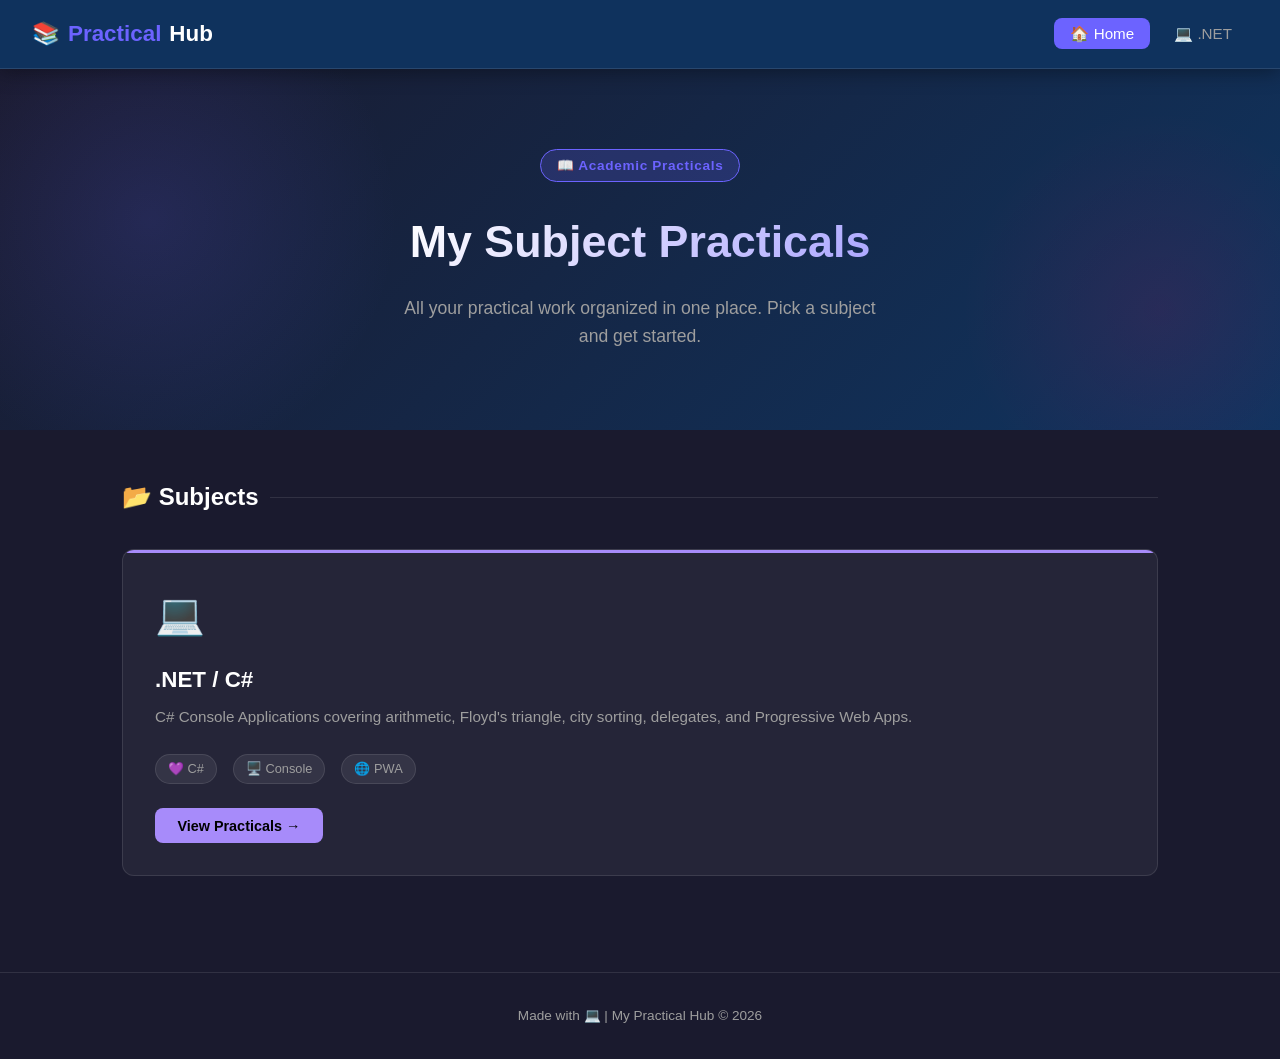
<file: index.html>
<!DOCTYPE html>
<html lang="en">
<head>
  <meta charset="UTF-8" />
  <meta name="viewport" content="width=device-width, initial-scale=1.0"/>
  <title>My Practicals | Subject Hub</title>
  <link rel="stylesheet" href="css/style.css"/>
</head>
<body>

  <!-- NAVBAR -->
  <nav class="navbar">
    <div class="brand">📚 <span>Practical</span>Hub</div>
    <ul class="nav-links">
      <li><a href="index.html" class="active">🏠 Home</a></li>
      <li><a href="dotnet.html">💻 .NET</a></li>
    </ul>
  </nav>

  <!-- HERO -->
  <section class="hero">
    <div class="badge">📖 Academic Practicals</div>
    <h1>My Subject Practicals</h1>
    <p>All your practical work organized in one place. Pick a subject and get started.</p>
  </section>

  <!-- SUBJECTS -->
  <section class="subjects-section">
    <h3 class="section-title">📂 Subjects</h3>
    <div class="subject-grid">

      <!-- .NET CARD -->
      <div class="subject-card dotnet" onclick="window.location.href='dotnet.html'">
        <div class="card-icon">💻</div>
        <h2>.NET / C#</h2>
        <p>C# Console Applications covering arithmetic, Floyd's triangle, city sorting, delegates, and Progressive Web Apps.</p>
        <div class="card-meta">
          <span class="meta-pill">💜 C#</span>
          <span class="meta-pill">🖥️ Console</span>
          <span class="meta-pill">🌐 PWA</span>
        </div>
        <button class="card-btn">View Practicals →</button>
      </div>

    </div>
  </section>

  <footer>
    <p>Made with 💻 | My Practical Hub &copy; 2026</p>
  </footer>

  <script src="js/main.js"></script>
</body>
</html>
</file>
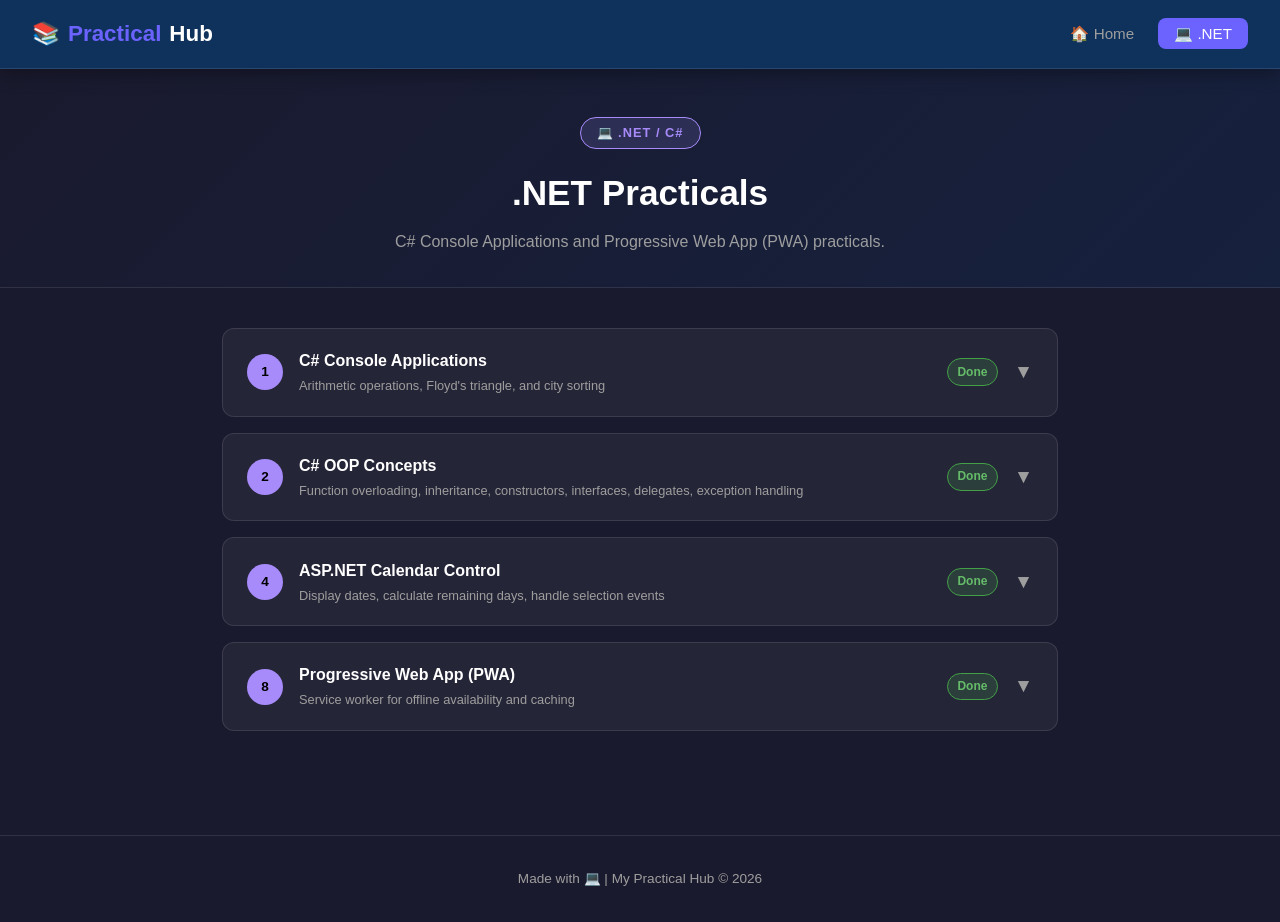
<file: dotnet.html>
<!DOCTYPE html>
<html lang="en">
<head>
  <meta charset="UTF-8"/>
  <meta name="viewport" content="width=device-width, initial-scale=1.0"/>
  <title>.NET / C# Practicals</title>
  <link rel="stylesheet" href="css/style.css"/>
</head>
<body class="dotnet-page">

  <!-- NAVBAR -->
  <nav class="navbar">
    <div class="brand">📚 <span>Practical</span>Hub</div>
    <ul class="nav-links">
      <li><a href="index.html">🏠 Home</a></li>
      <li><a href="dotnet.html" class="active">💻 .NET</a></li>
    </ul>
  </nav>

  <!-- PAGE HEADER -->
  <div class="page-header">
    <span class="subject-tag dotnet-tag">💻 .NET / C#</span>
    <h1>.NET Practicals</h1>
    <p>C# Console Applications and Progressive Web App (PWA) practicals.</p>
  </div>

  <!-- PRACTICALS -->
  <div class="practicals-container">

    <!-- ==================== Practical 1 ==================== -->
    <div class="practical-item">
      <div class="practical-header">
        <div class="practical-num">1</div>
        <div class="practical-title">
          C# Console Applications
          <small>Arithmetic operations, Floyd's triangle, and city sorting</small>
        </div>
        <span class="status done">Done</span>
        <span class="expand-icon">▼</span>
      </div>
      <div class="practical-body">

        <h4>Aim</h4>
        <ul class="aim-list">
          <li>A] Create a Console Application to perform Arithmetic in C#</li>
          <li>B] Create a Console Application to create Floyd's Triangle</li>
          <li>C] Write C# code to arrange the name of cities in sorted order</li>
        </ul>

        <h4>Code (All Parts)</h4>
        <div class="code-block">
          <div class="code-block-header">
            <span>practical1.txt — Parts A, B &amp; C</span>
            <div class="header-actions">
              <a class="raw-link" href="1.txt" target="_blank">🔗 Raw</a>
              <button class="copy-btn" data-src="1.txt">Copy All</button>
            </div>
          </div>
          <pre class="fetch-code" data-src="1.txt">Loading...</pre>
        </div>

        <h4>Output</h4>
        <div class="output-text">
<code>// A] Arithmetic
Enter the first number: 35
Enter the second number: 10
Addition       = 45
Subtraction    = 25
Multiplication = 350
Division       = 3
Modulus        = 5

// B] Floyd's Triangle
1
2 3
4 5 6
7 8 9 10
11 12 13 14 15

// C] Sort Cities
Enter 10 city names — printed back in alphabetical order.</code>
        </div>

      </div>
    </div>

    <!-- ==================== Practical 2 ==================== -->
    <div class="practical-item">
      <div class="practical-header">
        <div class="practical-num">2</div>
        <div class="practical-title">
          C# OOP Concepts
          <small>Function overloading, inheritance, constructors, interfaces, delegates, exception handling</small>
        </div>
        <span class="status done">Done</span>
        <span class="expand-icon">▼</span>
      </div>
      <div class="practical-body">

        <h4>Aim</h4>
        <ul class="aim-list">
          <li>a) Function Overloading</li>
          <li>b) Inheritance: Single and Multilevel</li>
          <li>c) Constructor Overloading</li>
          <li>d) Interfaces</li>
          <li>e) Delegates: Single and Multicast</li>
          <li>f) Exception Handling</li>
        </ul>

        <h4>Code (All Parts — a to f)</h4>
        <div class="code-block">
          <div class="code-block-header">
            <span>practical2.txt — a, b, c, d, e, f</span>
            <div class="header-actions">
              <a class="raw-link" href="2.txt" target="_blank">🔗 Raw</a>
              <button class="copy-btn" data-src="2.txt">Copy All</button>
            </div>
          </div>
          <pre class="fetch-code" data-src="2.txt">Loading...</pre>
        </div>

        <h4>Output</h4>
        <div class="output-text">
<code>// a) Function Overloading
Addition of 10 and 20 = 30
Addition of 10, 20 and 30 = 60
Addition of 10.5 and 20.8 = 31.3

// b1) Single Inheritance
This is the Base Class Person
This is the Derived Class Student.

// b2) Multilevel Inheritance
This is the Base Class Person
This is the Intermediate Class Student
This is the Derived Class Result

// c) Constructor Overloading
Object 1:
Roll No : 0
Name : Not Assigned

Object 2:
Roll No : 102
Name : Payal

// d) Interfaces
Hello! I'm Driving!
Hello! I'm Flying!

// e1) Single Delegate
Hello! This is Single-Cast Delegate.

// e2) Multicast Delegate
Welcome to C#
Learning Multicast Delegate
Program Completed

// f) Exception Handling
Enter First Number: 20
Enter Second Number: 10
Result = 2
Program Executed Successfully.</code>
        </div>

      </div>
    </div>

    <!-- ==================== Practical 4 ==================== -->
    <div class="practical-item">
      <div class="practical-header">
        <div class="practical-num">4</div>
        <div class="practical-title">
          ASP.NET Calendar Control
          <small>Display dates, calculate remaining days, handle selection events</small>
        </div>
        <span class="status done">Done</span>
        <span class="expand-icon">▼</span>
      </div>
      <div class="practical-body">

        <h4>Aim</h4>
        <p>Demonstrate the use of the <code>Calendar</code> control in ASP.NET Web Forms to display a calendar, handle date selection, show today's date, and calculate days remaining for upcoming events.</p>

        <h4>Controls Used (Default.aspx)</h4>
        <ul class="aim-list">
          <li>Calendar1 — ASP.NET Calendar control</li>
          <li>Label1 — shows selected date</li>
          <li>Label2 — shows today's date</li>
          <li>Label3 — Ganpati vacation message</li>
          <li>Label4 — days remaining for Ganpati vacation</li>
          <li>Label5 — days remaining for New Year</li>
          <li>Button1 — Show Info</li>
          <li>Button2 — Clear</li>
        </ul>

        <h4>Code (Default.aspx.cs)</h4>
        <div class="code-block">
          <div class="code-block-header">
            <span>Default.aspx.cs</span>
            <div class="header-actions">
              <a class="raw-link" href="4.txt" target="_blank">🔗 Raw</a>
              <button class="copy-btn" data-src="4.txt">Copy</button>
            </div>
          </div>
          <pre class="fetch-code" data-src="4.txt">Loading...</pre>
        </div>

        <h4>Output</h4>
        <div class="output-text">
<code>// On date selection:
Label1: "You have selected 10/26/2026 12:00:00 AM"

// On Button1 click:
Label2: "Todays date is 26/10/2026"
Label3: "Ganpati vacation starts on 14/09/2026"
Label4: "Days Remaining for ganpati vacation are -42.14:23:10"
Label5: "Days left for new year 65.09:36:49"

// On Button2 click:
All labels cleared.</code>
        </div>

      </div>
    </div>

    <!-- ==================== Practical 8 ==================== -->
    <div class="practical-item">
      <div class="practical-header">
        <div class="practical-num">8</div>
        <div class="practical-title">
          Progressive Web App (PWA)
          <small>Service worker for offline availability and caching</small>
        </div>
        <span class="status done">Done</span>
        <span class="expand-icon">▼</span>
      </div>
      <div class="practical-body">

        <h4>Aim</h4>
        <p>Create a PWA application to demonstrate website functionality with a Service Worker for offline availability and caching.</p>

        <h4>Code (All Files)</h4>
        <div class="code-block">
          <div class="code-block-header">
            <span>practical8.txt — index.html, about.html, manifest.json, service-worker.js</span>
            <div class="header-actions">
              <a class="raw-link" href="8.txt" target="_blank">🔗 Raw</a>
              <button class="copy-btn" data-src="8.txt">Copy All</button>
            </div>
          </div>
          <pre class="fetch-code" data-src="8.txt">Loading...</pre>
        </div>

        <h4>Output</h4>
        <p>The PWA loads in the browser with a Home and About page. Once visited, the Service Worker caches both pages so they are available <strong>offline</strong> without an internet connection.</p>

      </div>
    </div>

  </div><!-- end practicals-container -->

  <footer>
    <p>Made with 💻 | My Practical Hub &copy; 2026</p>
  </footer>

  <script src="js/main.js"></script>
  <script src="js/fetch-code.js"></script>
</body>
</html>
</file>
<file: css/style.css>
/* ===== RESET & BASE ===== */
* {
  margin: 0;
  padding: 0;
  box-sizing: border-box;
}

:root {
  --primary: #6c63ff;
  --secondary: #f50057;
  --ej-color: #f9a825;
  --android-color: #43a047;
  --ai-color: #29b6f6;
  --iot-color: #ff7043;
  --dark: #1a1a2e;
  --dark2: #16213e;
  --dark3: #0f3460;
  --text: #e0e0e0;
  --text-muted: #9e9e9e;
  --card-bg: rgba(255, 255, 255, 0.05);
  --card-border: rgba(255, 255, 255, 0.1);
  --radius: 12px;
  --shadow: 0 8px 32px rgba(0, 0, 0, 0.3);
}

body {
  font-family: 'Segoe UI', Tahoma, Geneva, Verdana, sans-serif;
  background: var(--dark);
  color: var(--text);
  min-height: 100vh;
  line-height: 1.6;
}

a {
  text-decoration: none;
  color: inherit;
}

/* ===== NAVBAR ===== */
.navbar {
  background: rgba(15, 52, 96, 0.95);
  backdrop-filter: blur(10px);
  padding: 1rem 2rem;
  display: flex;
  align-items: center;
  justify-content: space-between;
  position: sticky;
  top: 0;
  z-index: 100;
  border-bottom: 1px solid var(--card-border);
  box-shadow: 0 2px 20px rgba(0,0,0,0.4);
}

.navbar .brand {
  font-size: 1.4rem;
  font-weight: 700;
  color: #fff;
  display: flex;
  align-items: center;
  gap: 0.5rem;
}

.navbar .brand span {
  color: var(--primary);
}

.nav-links {
  display: flex;
  gap: 0.5rem;
  list-style: none;
}

.nav-links a {
  padding: 0.45rem 1rem;
  border-radius: 8px;
  font-size: 0.95rem;
  font-weight: 500;
  transition: background 0.2s, color 0.2s;
  color: var(--text-muted);
}

.nav-links a:hover,
.nav-links a.active {
  background: var(--primary);
  color: #fff;
}

/* ===== HERO ===== */
.hero {
  text-align: center;
  padding: 5rem 2rem 3rem;
  background: linear-gradient(135deg, var(--dark) 0%, var(--dark3) 100%);
  position: relative;
  overflow: hidden;
}

.hero::before {
  content: '';
  position: absolute;
  width: 500px;
  height: 500px;
  border-radius: 50%;
  background: radial-gradient(circle, rgba(108,99,255,0.15) 0%, transparent 70%);
  top: -100px;
  left: -100px;
  pointer-events: none;
}

.hero::after {
  content: '';
  position: absolute;
  width: 400px;
  height: 400px;
  border-radius: 50%;
  background: radial-gradient(circle, rgba(245,0,87,0.1) 0%, transparent 70%);
  bottom: -80px;
  right: -80px;
  pointer-events: none;
}

.hero h1 {
  font-size: 2.8rem;
  font-weight: 800;
  margin-bottom: 1rem;
  background: linear-gradient(135deg, #fff 30%, var(--primary));
  -webkit-background-clip: text;
  -webkit-text-fill-color: transparent;
  background-clip: text;
}

.hero p {
  font-size: 1.1rem;
  color: var(--text-muted);
  max-width: 500px;
  margin: 0 auto 2rem;
}

.badge {
  display: inline-block;
  background: rgba(108, 99, 255, 0.2);
  border: 1px solid var(--primary);
  color: var(--primary);
  padding: 0.3rem 1rem;
  border-radius: 50px;
  font-size: 0.85rem;
  font-weight: 600;
  margin-bottom: 1.5rem;
  letter-spacing: 0.05em;
}

/* ===== SUBJECT CARDS (Home) ===== */
.subjects-section {
  padding: 3rem 2rem;
  max-width: 1100px;
  margin: 0 auto;
}

.section-title {
  font-size: 1.5rem;
  font-weight: 700;
  margin-bottom: 2rem;
  color: #fff;
  display: flex;
  align-items: center;
  gap: 0.7rem;
}

.section-title::after {
  content: '';
  flex: 1;
  height: 1px;
  background: var(--card-border);
}

.subject-grid {
  display: grid;
  grid-template-columns: repeat(auto-fit, minmax(300px, 1fr));
  gap: 1.5rem;
}

.subject-card {
  background: var(--card-bg);
  border: 1px solid var(--card-border);
  border-radius: var(--radius);
  padding: 2rem;
  cursor: pointer;
  transition: transform 0.25s, box-shadow 0.25s, border-color 0.25s;
  position: relative;
  overflow: hidden;
}

.subject-card::before {
  content: '';
  position: absolute;
  top: 0;
  left: 0;
  right: 0;
  height: 3px;
  border-radius: var(--radius) var(--radius) 0 0;
}

.subject-card.ej::before      { background: var(--ej-color); }
.subject-card.android::before { background: var(--android-color); }
.subject-card.ai::before      { background: var(--ai-color); }
.subject-card.iot::before     { background: var(--iot-color); }

.subject-card:hover {
  transform: translateY(-6px);
  box-shadow: var(--shadow);
}

.subject-card.ej:hover      { border-color: var(--ej-color); }
.subject-card.android:hover { border-color: var(--android-color); }
.subject-card.ai:hover      { border-color: var(--ai-color); }
.subject-card.iot:hover     { border-color: var(--iot-color); }

.card-icon {
  font-size: 2.5rem;
  margin-bottom: 1rem;
}

.subject-card h2 {
  font-size: 1.4rem;
  font-weight: 700;
  margin-bottom: 0.5rem;
  color: #fff;
}

.subject-card p {
  font-size: 0.95rem;
  color: var(--text-muted);
  margin-bottom: 1.5rem;
}

.card-meta {
  display: flex;
  gap: 1rem;
  flex-wrap: wrap;
}

.meta-pill {
  background: rgba(255,255,255,0.07);
  border: 1px solid var(--card-border);
  border-radius: 50px;
  padding: 0.25rem 0.75rem;
  font-size: 0.8rem;
  color: var(--text-muted);
}

.card-btn {
  display: inline-flex;
  align-items: center;
  gap: 0.4rem;
  margin-top: 1.5rem;
  padding: 0.6rem 1.4rem;
  border-radius: 8px;
  font-size: 0.9rem;
  font-weight: 600;
  transition: opacity 0.2s, transform 0.2s;
  border: none;
  cursor: pointer;
  color: #fff;
}

.card-btn:hover { opacity: 0.85; transform: translateX(3px); }
.ej .card-btn      { background: var(--ej-color); color: #000; }
.android .card-btn { background: var(--android-color); }
.ai .card-btn      { background: var(--ai-color); color: #000; }
.iot .card-btn     { background: var(--iot-color); color: #fff; }

/* ===== PRACTICAL PAGE HEADER ===== */
.page-header {
  padding: 3rem 2rem 2rem;
  text-align: center;
  background: linear-gradient(135deg, var(--dark) 0%, var(--dark2) 100%);
  border-bottom: 1px solid var(--card-border);
}

.page-header .subject-tag {
  display: inline-block;
  padding: 0.3rem 1rem;
  border-radius: 50px;
  font-size: 0.8rem;
  font-weight: 700;
  letter-spacing: 0.08em;
  text-transform: uppercase;
  margin-bottom: 1rem;
}

.ej-tag    { background: rgba(249,168,37,0.2); color: var(--ej-color); border: 1px solid var(--ej-color); }
.android-tag { background: rgba(67,160,71,0.2); color: var(--android-color); border: 1px solid var(--android-color); }

.page-header h1 {
  font-size: 2.2rem;
  font-weight: 800;
  color: #fff;
  margin-bottom: 0.5rem;
}

.page-header p {
  color: var(--text-muted);
  max-width: 550px;
  margin: 0 auto;
}

/* ===== PRACTICALS LIST ===== */
.practicals-container {
  max-width: 900px;
  margin: 0 auto;
  padding: 2.5rem 2rem;
}

.practical-item {
  background: var(--card-bg);
  border: 1px solid var(--card-border);
  border-radius: var(--radius);
  margin-bottom: 1rem;
  overflow: hidden;
  transition: border-color 0.2s;
}

.practical-item:hover { border-color: rgba(255,255,255,0.2); }

.practical-header {
  display: flex;
  align-items: center;
  gap: 1rem;
  padding: 1.2rem 1.5rem;
  cursor: pointer;
  user-select: none;
  transition: background 0.2s;
}

.practical-header:hover { background: rgba(255,255,255,0.04); }

.practical-num {
  width: 36px;
  height: 36px;
  border-radius: 50%;
  display: flex;
  align-items: center;
  justify-content: center;
  font-size: 0.85rem;
  font-weight: 700;
  flex-shrink: 0;
  color: #fff;
}

.ej-page   .practical-num { background: var(--ej-color); color: #000; }
.android-page .practical-num { background: var(--android-color); }

.practical-title {
  flex: 1;
  font-size: 1rem;
  font-weight: 600;
  color: #fff;
}

.practical-title small {
  display: block;
  font-size: 0.8rem;
  font-weight: 400;
  color: var(--text-muted);
  margin-top: 0.15rem;
}

.expand-icon {
  color: var(--text-muted);
  font-size: 1.2rem;
  transition: transform 0.3s;
}

.practical-item.open .expand-icon { transform: rotate(180deg); }

.practical-body {
  display: none;
  padding: 0 1.5rem 1.5rem;
  border-top: 1px solid var(--card-border);
}

.practical-item.open .practical-body { display: block; }

.practical-body h4 {
  margin: 1rem 0 0.5rem;
  font-size: 0.9rem;
  text-transform: uppercase;
  letter-spacing: 0.06em;
  color: var(--text-muted);
}

.practical-body p {
  font-size: 0.95rem;
  color: var(--text);
  margin-bottom: 0.8rem;
}

/* ===== CODE BLOCK ===== */
.code-block {
  background: #0d1117;
  border: 1px solid rgba(255,255,255,0.1);
  border-radius: 8px;
  overflow: hidden;
  margin: 0.8rem 0;
  position: relative;
}

.code-block-header {
  background: rgba(255,255,255,0.05);
  padding: 0.5rem 1rem;
  font-size: 0.8rem;
  color: var(--text-muted);
  display: flex;
  justify-content: space-between;
  align-items: center;
  border-bottom: 1px solid rgba(255,255,255,0.07);
}

.copy-btn {
  background: rgba(108,99,255,0.2);
  border: 1px solid var(--primary);
  color: var(--primary);
  padding: 0.2rem 0.6rem;
  border-radius: 5px;
  font-size: 0.75rem;
  cursor: pointer;
  transition: background 0.2s;
}

.copy-btn:hover { background: var(--primary); color: #fff; }
.copy-btn.copied { background: #43a047; border-color: #43a047; color: #fff; }

.code-block pre {
  padding: 1rem;
  overflow-x: auto;
  font-family: 'Courier New', Courier, monospace;
  font-size: 0.88rem;
  line-height: 1.7;
  color: #c9d1d9;
  white-space: pre;
}

/* syntax highlight basics */
.kw  { color: #ff7b72; }
.cm  { color: #8b949e; font-style: italic; }
.st  { color: #a5d6ff; }
.fn  { color: #d2a8ff; }
.num { color: #79c0ff; }
.cl  { color: #ffa657; }

/* ===== STATUS BADGE ===== */
.status {
  display: inline-block;
  padding: 0.2rem 0.6rem;
  border-radius: 50px;
  font-size: 0.75rem;
  font-weight: 600;
}

.status.done    { background: rgba(67,160,71,0.2); color: #66bb6a; border: 1px solid #43a047; }
.status.pending { background: rgba(255,152,0,0.2); color: #ffa726; border: 1px solid #ff9800; }

/* ===== FOOTER ===== */
footer {
  text-align: center;
  padding: 2rem;
  border-top: 1px solid var(--card-border);
  color: var(--text-muted);
  font-size: 0.85rem;
  margin-top: 3rem;
}

/* ===== RESPONSIVE ===== */
@media (max-width: 600px) {
  .hero h1 { font-size: 1.9rem; }
  .navbar  { flex-direction: column; gap: 1rem; }
  .page-header h1 { font-size: 1.6rem; }
}

/* ===== OUTPUT MOCK SCREEN ===== */
.output-box {
  display: flex;
  gap: 1.5rem;
  margin-top: 0.8rem;
  flex-wrap: wrap;
}

.output-col {
  flex: 1;
  min-width: 160px;
}

.output-col strong {
  display: block;
  font-size: 0.8rem;
  text-transform: uppercase;
  letter-spacing: 0.06em;
  color: var(--text-muted);
  margin-bottom: 0.6rem;
}

.screen-mock {
  background: #1e1e2e;
  border: 1px solid rgba(255,255,255,0.12);
  border-radius: 10px;
  padding: 1.2rem 1rem;
  text-align: center;
  min-height: 100px;
  display: flex;
  flex-direction: column;
  align-items: center;
  justify-content: center;
  gap: 0.8rem;
}

.screen-text {
  font-size: 1rem;
  font-weight: 600;
  color: #fff;
}

.screen-btn {
  background: var(--android-color);
  color: #fff;
  border: none;
  border-radius: 6px;
  padding: 0.4rem 1.2rem;
  font-size: 0.9rem;
  cursor: default;
}

/* ===== NOTE BOX ===== */
.note-box {
  background: rgba(249, 168, 37, 0.08);
  border: 1px solid rgba(249, 168, 37, 0.3);
  border-radius: 8px;
  padding: 0.7rem 1rem;
  font-size: 0.88rem;
  color: #ffd54f;
  margin: 0.8rem 0;
}

/* ===== AI PAGE ===== */
.ai-tag {
  background: rgba(41, 182, 246, 0.15);
  color: #29b6f6;
  border: 1px solid #29b6f6;
}

.ai-page .practical-num {
  background: var(--ai-color);
  color: #000;
}

/* ===== OUTPUT TEXT BLOCK ===== */
.output-text {
  background: #0d1117;
  border: 1px solid rgba(255,255,255,0.1);
  border-radius: 8px;
  padding: 0.9rem 1rem;
  font-family: 'Courier New', Courier, monospace;
  font-size: 0.85rem;
  line-height: 1.8;
  color: #c9d1d9;
  margin-top: 0.5rem;
}

/* ===== AIM LIST ===== */
.aim-list {
  list-style: none;
  padding: 0;
  margin: 0.5rem 0 0.8rem;
}

.aim-list li {
  padding: 0.25rem 0 0.25rem 1.2rem;
  position: relative;
  font-size: 0.95rem;
  color: var(--text);
}

.aim-list li::before {
  content: '▸';
  position: absolute;
  left: 0;
  color: var(--ai-color);
}

/* ===== IoT PAGE ===== */
.iot-tag {
  background: rgba(255, 112, 67, 0.15);
  color: #ff7043;
  border: 1px solid #ff7043;
}

.iot-page .practical-num {
  background: var(--iot-color);
  color: #fff;
}

/* ===== RAW LINK BUTTON ===== */
.header-actions {
  display: flex;
  align-items: center;
  gap: 0.5rem;
}

.raw-link {
  background: rgba(255, 112, 67, 0.15);
  border: 1px solid #ff7043;
  color: #ff7043;
  padding: 0.2rem 0.6rem;
  border-radius: 5px;
  font-size: 0.75rem;
  text-decoration: none;
  transition: background 0.2s;
}

.raw-link:hover {
  background: #ff7043;
  color: #fff;
}

/* ===== .NET PAGE ===== */
:root {
  --dotnet-color: #a78bfa;
}

.dotnet-tag {
  background: rgba(167, 139, 250, 0.15);
  color: #a78bfa;
  border: 1px solid #a78bfa;
}

.dotnet-page .practical-num {
  background: var(--dotnet-color);
  color: #000;
}

.subject-card.dotnet::before  { background: var(--dotnet-color); }
.subject-card.dotnet:hover    { border-color: var(--dotnet-color); }
.dotnet .card-btn             { background: var(--dotnet-color); color: #000; }
</file>
